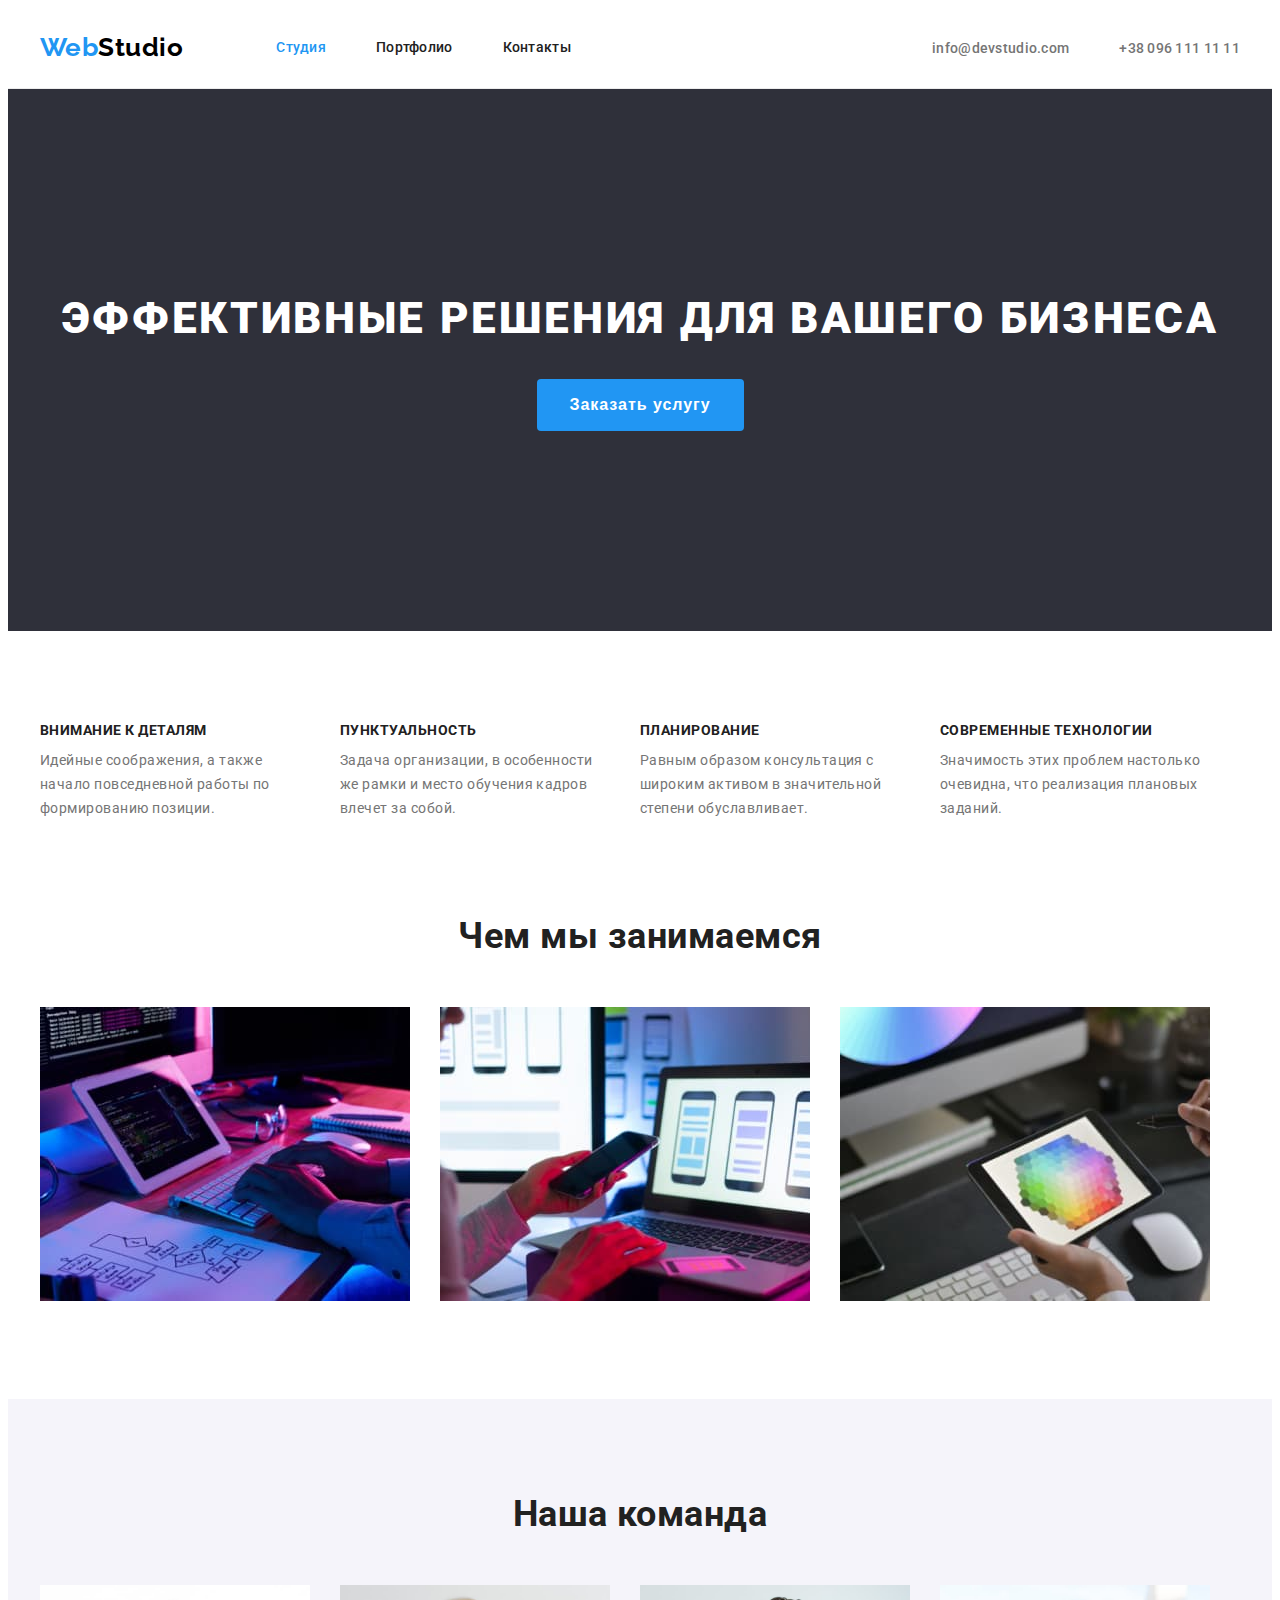
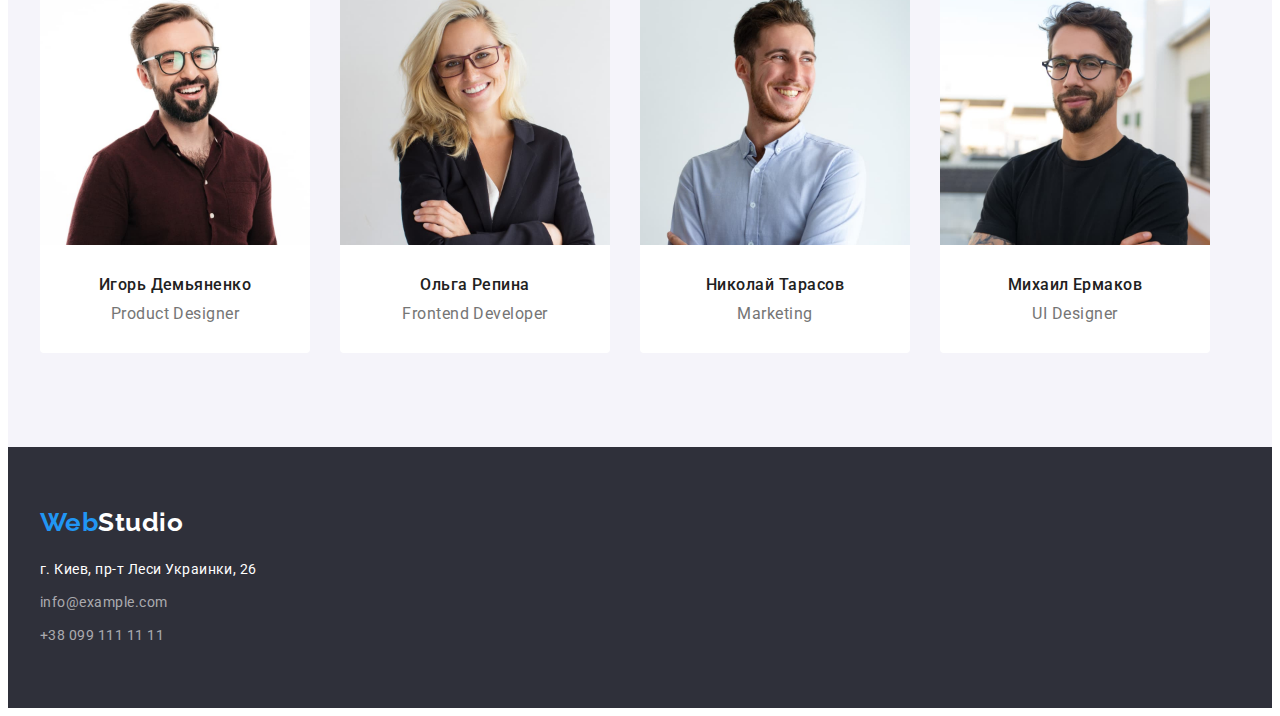
<file: index.html>
<!DOCTYPE html>
<html lang="ru">

<head>
    <meta charset="UTF-8">
    <meta name="viewport" content="width=device-width, initial-scale=1.0">
    <title>Веб студия</title>
    <link rel="preconnect" href="https://fonts.gstatic.com">
    <link href="https://fonts.googleapis.com/css2?family=Raleway:wght@700&family=Roboto:wght@400;500;700;900&display=swap"
        rel="stylesheet">
    <link rel="stylesheet" href="https://cdnjs.cloudflare.com/ajax/libs/modern-normalize/1.0.0/modern-normalize.min.css"
        integrity="sha512-ISS7cAi1PEhQ8jnbJpJZMd29NlhNj4AWYyLOSp2CE/CsHxTCu+r+t0D2yoJudVrd0/8fTVPUVDzY5Tvli75u/g=="
        crossorigin="anonymous" />
    <link href="./css/styles.css" rel="stylesheet">
</head>

<body>
    
    <header class="page-header">
        <div class="container main-header">
            <nav class="main-nav">
                <a href="./index.html" class="logo-first">
                    Web<span class="logo-second">Studio</span>
                </a>
                <ul class="list site-nav">
                    <li class="item"><a href="./index.html" class="link current">Студия</a></li>
                    <li class="item"><a href="./portfolio.html" class="link">Портфолио</a></li>
                    <li class="item"><a href="" class="link">Контакты</a></li>
                </ul>
            </nav>
            
            <ul class="list contacts">
                <li class="item"><a href="mailto:info@devstudio.com" class="link">info@devstudio.com</a></li>
                <li class="item"><a href="tel:+380961111111" class="link">+38 096 111 11 11</a></li>
            </ul>
        </div>

    </header>
    <main>
        <!-- Герой -->
        <section class="hero">
            <h1 class="hero-title">Эффективные решения для вашего бизнеса</h1>
            <button type="button" class="button primary">Заказать услугу</button>
        </section>
        <!--Особенности-->
        <section class="section no-padding">
            <div class="container">
                <h2 class="section-title remove">Наши особенности</h2>
                <ul class="features list">
                    <li class="items">
                        <h3 class="title">Внимание к деталям</h3>
                        <p class="item">Идейные соображения, а также начало повседневной работы по формированию позиции.</p>
                    </li>
                    <li class="items">
                        <h3 class="title">Пунктуальность</h3>
                        <p class="item">Задача организации, в особенности же рамки и место обучения кадров влечет за собой.</p>
                    </li>
                    <li class="items">
                        <h3 class="title">Планирование</h3>
                        <p class="item"> Равным образом консультация с широким активом в значительной степени обуславливает.</p>
                    </li>
                    <li class="items">
                        <h3 class="title">Современные технологии</h3>
                        <p class="item">Значимость этих проблем настолько очевидна, что реализация плановых заданий.</p>
                    </li>
                </ul>
            </div>
        
        </section>

        <!--Чем мы занимаемся-->
        <section class="section">
            <div class="container">
                <h2 class="section-title">Чем мы занимаемся</h2>
                <ul class="work list">
                    <li class="item">
                        <img src="./images/work-1.jpg" alt="Человек работает за компьютером" width="370">
                    </li>
                
                    <li class="item">
                        <img src="./images/work-2.jpg" alt="Человек сравнивает дизайны сайта для мобильных устройств" width="370">
                    </li>
                
                    <li class="item">
                        <img src="./images/work-3.jpg" alt="Человек работает на графическом планшете" width="370">
                    </li>
                </ul>
            </div>

        </section>

        <!--Команда-->
        <section class="section team">
            <div class="container">
                <h2 class="section-title">Наша команда</h2>
                <ul class="team-list list">
                    <li class="items">
                        <img src="./images/team-1.jpg" alt="Игорь Демьяненко" width="270" class="image">
                        <div class="text">
                            <h3 class="title">Игорь Демьяненко</h3>
                            <p class="item">Product Designer</p>
                        </div>
                    </li>
                    <li class="items">
                        <img src="./images/team-2.jpg" alt="Ольга Репина" width="270" class="image">
                        <div class="text">
                            <h3 class="title">Ольга Репина</h3>
                            <p class="item">Frontend Developer</p>
                        </div>
                    </li>
                    <li class="items">
                        <img src="./images/team-3.jpg" alt="Николай Тарасов" width="270" class="image">
                        <div class="text">
                            <h3 class="title">Николай Тарасов</h3>
                            <p class="item">Marketing</p>
                        </div>
                    </li>
                    <li class="items">
                        <img src="./images/team-4.jpg" alt="Михаил Ермаков" width="270" class="image">
                        <div class="text">
                            <h3 class="title">Михаил Ермаков</h3>
                            <p class="item">UI Designer</p>
                        </div>
                    </li>
                </ul>
            </div>
            
        </section>
    </main>
    <footer class="footer">
        <div class="container">
            <a href="./index.html" class="logo">
                Web<span class="logo-third">Studio</span>
            </a>
            <address class="address">
                <p class="item">г. Киев, пр-т Леси Украинки, 26</p>
                <a href="mailto:info@example.com" class="link">info@example.com</a>
                <a href="tel:+380991111111" class="link">+38 099 111 11 11</a>
            
            </address>
        </div>
    </footer>
</body>

</html>
</file>
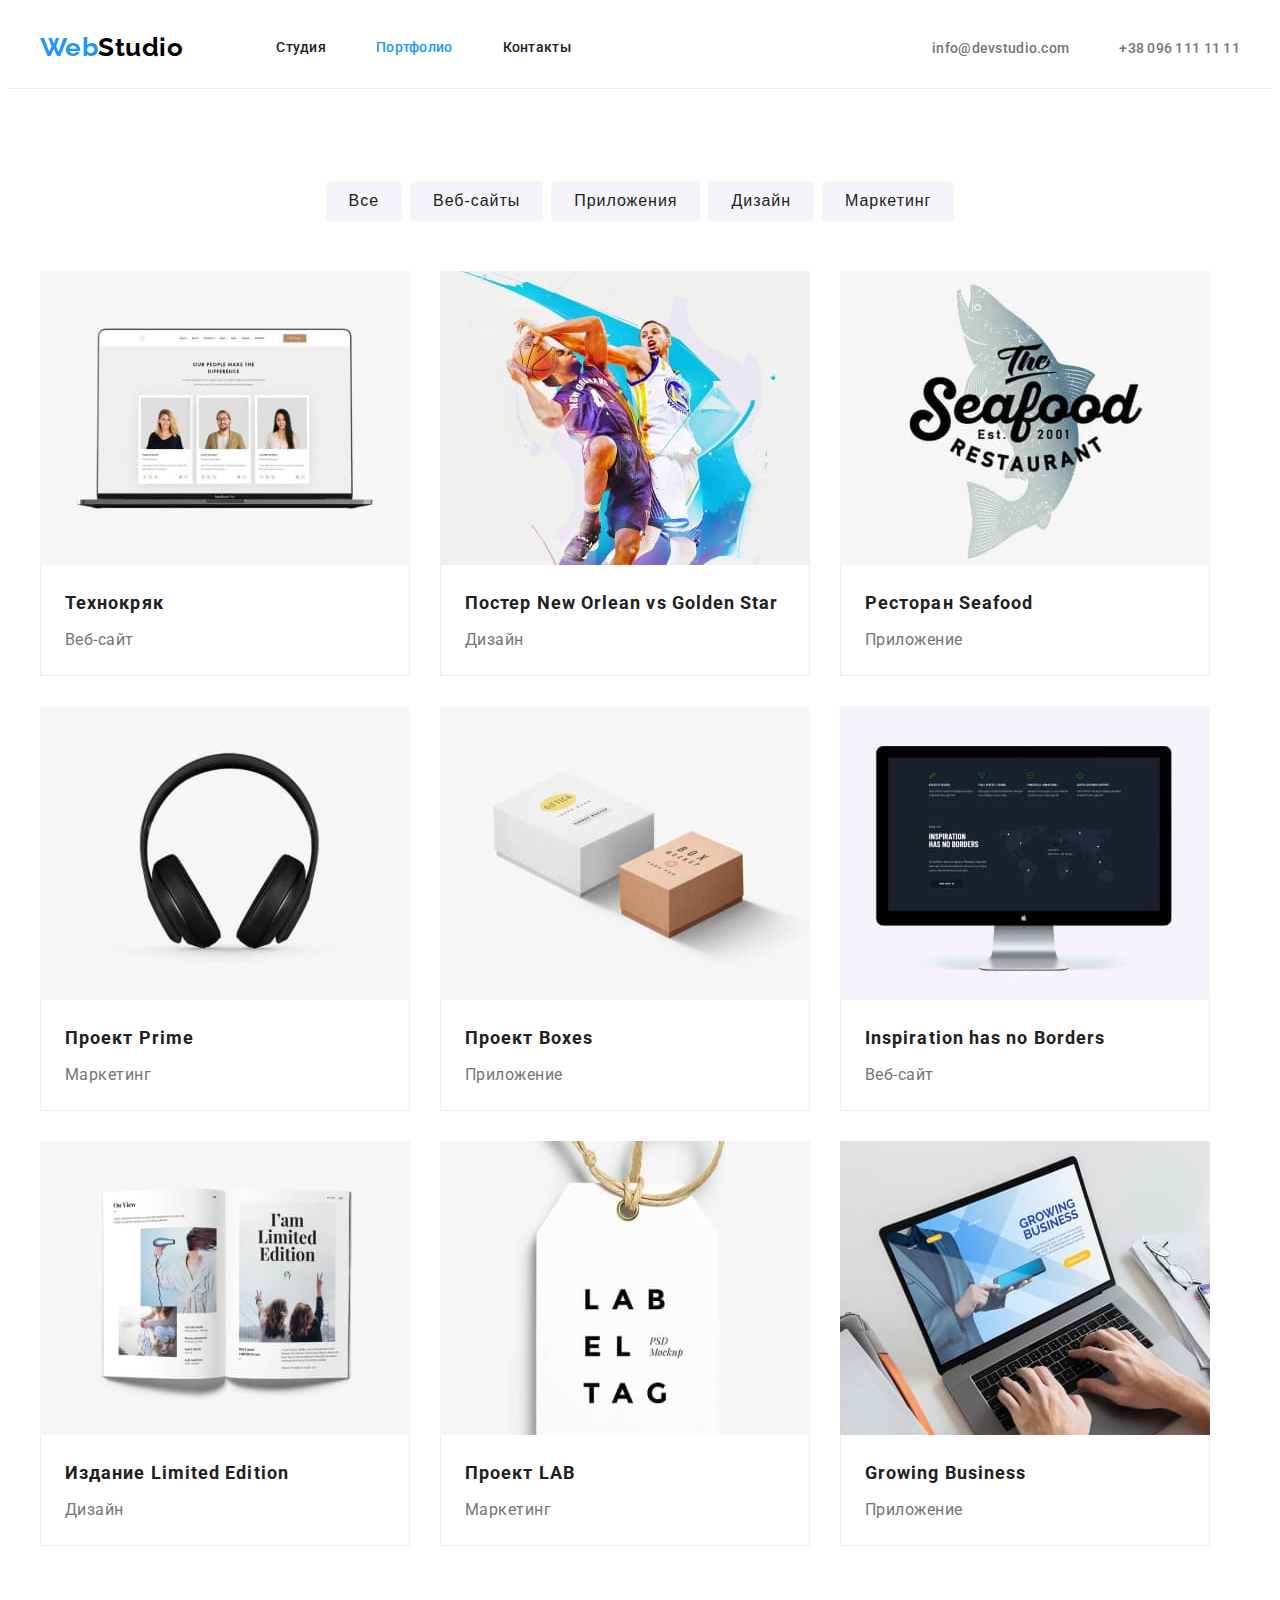
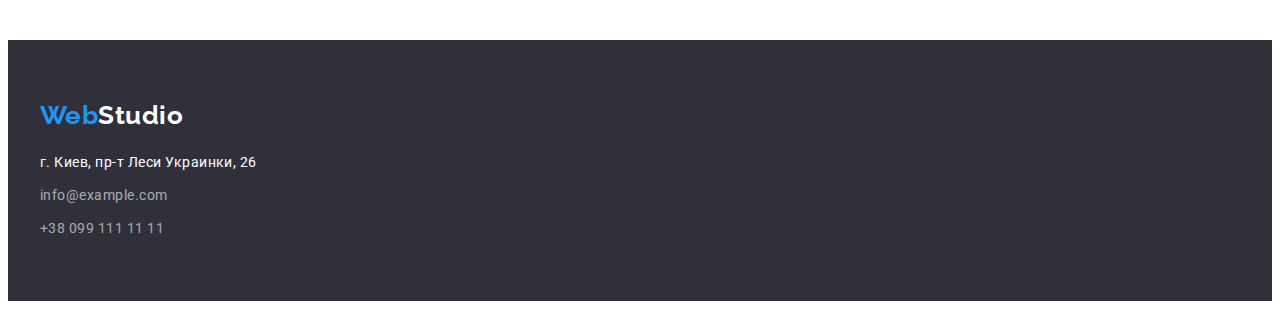
<file: portfolio.html>
<!DOCTYPE html>
<html lang="ru">

<head>
    <meta charset="UTF-8">
    <meta name="viewport" content="width=device-width, initial-scale=1.0">
    <title>Веб студия</title>
    <link rel="preconnect" href="https://fonts.gstatic.com">
    <link href="https://fonts.googleapis.com/css2?family=Raleway:wght@700&family=Roboto:wght@400;500;700;900&display=swap"
        rel="stylesheet">
    <link rel="stylesheet" href="https://cdnjs.cloudflare.com/ajax/libs/modern-normalize/1.0.0/modern-normalize.min.css"
        integrity="sha512-ISS7cAi1PEhQ8jnbJpJZMd29NlhNj4AWYyLOSp2CE/CsHxTCu+r+t0D2yoJudVrd0/8fTVPUVDzY5Tvli75u/g=="
        crossorigin="anonymous" />
    <link href="./css/styles.css" rel="stylesheet">
</head>

<body>
    <header class="page-header">
        <div class="container main-header">
            <nav class="main-nav">
                <a href="./index.html" class="logo-first">
                    Web<span class="logo-second">Studio</span>
                </a>
                <ul class="list site-nav">
                    <li class="item"><a href="./index.html" class="link">Студия</a></li>
                    <li class="item"><a href="./portfolio.html" class="link current">Портфолио</a></li>
                    <li class="item"><a href="" class="link">Контакты</a></li>
                </ul>
            </nav>
    
            <ul class="list contacts">
                <li class="item"><a href="mailto:info@devstudio.com" class="link">info@devstudio.com</a></li>
                <li class="item"><a href="tel:+380961111111" class="link">+38 096 111 11 11</a></li>
            </ul>
        </div>
    
    </header>
    <main>

        <!-- Проектная секция -->
       <section class="section no-padding-t">
           <div class="container">
                <h1 class="section-title remove">Наши проекты</h1>
                <ul class="filter list">
                    <li class="item"><button type="button" class="button">Все</button></li>
                    <li class="item"><button type="button" class="button">Веб-сайты</button></li>
                    <li class="item"><button type="button" class="button">Приложения</button></li>
                    <li class="item"><button type="button" class="button">Дизайн</button></li>
                    <li class="item"><button type="button" class="button">Маркетинг</button></li>
                </ul>
                
                <ul class="project-list list">
                    <li class="items">
                        <a href="" class="link">
                            <img 
                                class="card-image"
                                src="./images/portfolio-1.jpg" 
                                alt="Черный макбук с открытым веб-сайтом" 
                                width="370" 
                            >
                            <div class="text">
                                <h2 class="title">Технокряк</h2>
                                <p class="item">Веб-сайт</p>
                            </div>
                        </a>
                    </li>
                    <li class="items">
                        <a href="" class="link">
                            <img class="card-image" src="./images/portfolio-2.jpg" alt="Два баскетболиста" width="370">
                            <div class="text">
                                <h2 class="title">Постер New Orlean vs Golden Star</h2>
                                <p class="item">Дизайн</p>
                            </div>
                        </a>
                    </li>
                    <li class="items">
                        <a href="" class="link">
                            <img class="card-image" src="./images/portfolio-3.jpg" alt="Логотип на фоне рыбы" width="370">
                            <div class="text">
                                <h2 class="title">Ресторан Seafood</h2>
                                <p class="item">Приложение</p>
                            </div>
                        </a>
                    </li>
                    <li class="items">
                        <a href="" class="link">
                            <img class="card-image" src="./images/portfolio-4.jpg" alt="Полноразмерные черные наушники" width="370">
                            <div class="text">
                                <h2 class="title">Проект Prime</h2>
                                <p class="item">Маркетинг</p>
                            </div>
                        </a>
                    </li>
                    <li class="items">
                        <a href="" class="link">
                            <img class="card-image" src="./images/portfolio-5.jpg" alt="Белая и бежевая коробка" width="370">
                            <div class="text">
                                <h2 class="title">Проект Boxes</h2>
                                <p class="item">Приложение</p>
                            </div>
                        </a>
                    </li>
                    <li class="items">
                        <a href="" class="link">
                            <img class="card-image" src="./images/portfolio-6.jpg" alt="Сайт на мониторе макбука" width="370">
                            <div class="text">
                                <h2 class="title">Inspiration has no Borders</h2>
                                <p class="item">Веб-сайт</p>
                            </div>
                        </a>
                    </li>
                    <li class="items">
                        <a href="" class="link">
                            <img class="card-image" src="./images/portfolio-7.jpg" alt="Открытая брошюра" width="370">
                            <div class="text">
                                <h2 class="title">Издание Limited Edition</h2>
                                <p class="item">Дизайн</p>
                            </div>
                        </a>
                    </li>
                    <li class="items">
                        <a href="" class="link">
                            <img class="card-image" src="./images/portfolio-8.jpg" alt="Белый ярлык с названием проекта" width="370">
                            <div class="text">
                                <h2 class="title">Проект LAB</h2>
                                <p class="item">Маркетинг</p>
                            </div>
                        </a>
                    </li>
                    <li class="items">
                        <a href="" class="link">
                            <img class="card-image" src="./images/portfolio-9.jpg" alt="Человек, работающий за ноутбуком" width="370">
                            <div class="text">
                                <h2 class="title">Growing Business</h2>
                                <p class="item">Приложение</p>
                            </div>
                        </a>
                    </li>
                </ul>
           </div>
       </section>
    </main>
    <footer class="footer">
        <div class="container">
            <a href="./index.html" class="logo">
                Web<span class="logo-third">Studio</span>
            </a>
            <address class="address">
                <p class="item">г. Киев, пр-т Леси Украинки, 26</p>
                <a href="mailto:info@example.com" class="link">info@example.com</a>
                <a href="tel:+380991111111" class="link">+38 099 111 11 11</a>
    
            </address>
        </div>
    </footer>
</body>

</html>
</file>
<file: css/styles.css>
:root {
  --primary-text-color: #757575;
  --title-text-color: #212121;
  --accent: #2196f3;
  --primary-white-color: #ffffff;
  --logo-color: #000000;
  --second-bg-color: #f5f4fa;
  --bg-hero-footer: #2f303a;
  --footer-address-color: rgba(255, 255, 255, 0.6);
  --header-outline-color: #ececec;
  --cards-outline-color: #eeeeee;
}

body {
  background-color: var(--primary-white-color);
  color: var(--primary-text-color);
  font-family: Roboto, sans-serif;
  letter-spacing: 0.03em;
}

.list {
  list-style: none;
  padding: 0;
  margin: 0;
}

/* цвет основного текста #212121
    вторичный цвет текста #757575
    белый цвет текста #FFFFFF
    цвет лого в шапке #000000
    акцент #2196F3
    цвет футера и  героя #2F303A
    цвет почты в футере rgba(255, 255, 255, 0.6)
    вторичеый цвет фона #F5F4FA */

.container {
  width: 1200px;
  margin: 0 auto;
  padding-left: 15px;
  padding-right: 15px;
}

.page-header {
  border-bottom: 1px solid var(--header-outline-color);
}

/* main header */

.main-header {
  display: flex;
  align-items: center;
}

/* main nav */

.main-nav {
  display: flex;
  align-items: center;
}

/* LOGO */

.logo-first {
  color: var(--accent);
  font-family: Raleway, sans-serif;
  font-weight: 700;
  font-size: 26px;
  line-height: 1.2;
  text-decoration: none;
}

.logo-second {
  color: var(--logo-color);
}

/* site-nav */

.site-nav {
  display: flex;
  margin-left: 93px;
}

.site-nav .item:not(:last-child) {
  margin-right: 50px;
}

.site-nav .link {
  display: block;
  padding-top: 32px;
  padding-bottom: 32px;

  color: var(--title-text-color);
  font-weight: 500;
  font-size: 14px;
  line-height: 1.14;
  letter-spacing: 0.02em;
  text-decoration: none;
}

.site-nav .link:hover,
.site-nav .link:focus {
  color: var(--accent);
}

.site-nav .link.current {
  color: var(--accent);
}

/* contacts */

.contacts {
  display: flex;
  margin-left: auto;
}

.contacts .item:not(:last-child) {
  margin-right: 50px;
}

.contacts .link {
  color: var(--primary-text-color);
  font-weight: 500;
  font-size: 14px;
  line-height: 1.14;
  letter-spacing: 0.02em;
  text-decoration: none;
}

.contacts .link:hover,
.contacts .link:focus {
  color: var(--accent);
}

/* main */

/* HERO */

.hero {
  background-color: var(--bg-hero-footer);
  text-align: center;
  padding-top: 200px;
  padding-bottom: 200px;
}

.hero .hero-title {
  margin-top: 0;
  margin-bottom: 30px;

  color: var(--primary-white-color);
  font-weight: 900;
  font-size: 44px;
  line-height: 1.36;
  letter-spacing: 0.06em;
  text-transform: uppercase;
}

/* section */

.section {
  padding-top: 94px;
  padding-bottom: 94px;
}

.section.no-padding {
  padding-top: 0;
  padding-bottom: 0;
}

.section.no-padding-t {
  padding-top: 0;
}

.section-title {
  margin-top: 0;
  margin-bottom: 50px;

  color: var(--title-text-color);
  font-weight: 700;
  font-size: 36px;
  line-height: 1.17;
  text-align: center;
}

.section .remove {
  visibility: hidden;
}
/* features */

.features {
  display: flex;
}

.features .items {
  margin-right: 30px;
  width: 270px;
}

.features .items:last-child {
  margin-right: 0;
}

.features .title {
  margin-top: 0;
  margin-bottom: 10px;

  color: var(--title-text-color);
  font-weight: 700;
  font-size: 14px;
  line-height: 1.14;
  text-transform: uppercase;
}

.features .item {
  margin-top: 0;
  margin-bottom: 0;

  font-size: 14px;
  line-height: 1.71;
}

/* work */

.work {
  display: flex;
}

.work .item:not(:last-child) {
  margin-right: 30px;
}

/* team */

.team {
  background-color: var(--second-bg-color);
}

.team-list {
  display: flex;
}

.team-list .items:not(:last-child) {
  margin-right: 30px;
}

.team-list .items {
  width: 270px;
  border-bottom-left-radius: 4px;
  border-bottom-right-radius: 4px;

  background-color: var(--primary-white-color);
}

.team-list .image {
  display: block;
}

.team-list .text {
  padding-top: 30px;
  padding-right: auto;
  padding-left: auto;
  padding-bottom: 30px;
}

.team-list .title {
  margin-top: 0;
  margin-bottom: 10px;

  color: var(--title-text-color);
  font-weight: 500;
  font-size: 16px;
  line-height: 1.19;
  text-align: center;
}

.team-list .item {
  margin-top: 0;
  margin-bottom: 0;

  font-size: 16px;
  line-height: 1.19;
  text-align: center;
}

/* footer */

.footer {
  padding-top: 60px;
  padding-bottom: 60px;

  background-color: var(--bg-hero-footer);
}

.footer .logo {
  color: var(--accent);
  font-family: Raleway, sans-serif;
  font-weight: 700;
  font-size: 26px;
  line-height: 1.19;
  text-decoration: none;
}

.footer .logo-third {
  color: var(--primary-white-color);
}

.footer .address {
  margin-top: 20px;

  color: var(--primary-white-color);
  font-style: normal;
  font-weight: 400;
  font-size: 14px;
  line-height: 1.71;
}

.address .link {
  display: block;

  color: var(--footer-address-color);
  font-weight: 400;
  font-size: 14px;
  line-height: 1.71;
  text-decoration: none;
}

.address .link:not(:last-child) {
  margin-bottom: 9px;
}

.address .link:hover,
.address .link:focus {
  color: var(--accent);
}

.address .item {
  margin-top: 0;
  margin-bottom: 9px;
}
/* Button */

.button {
  display: inline-block;
  border-radius: 4px;
  border: 1px solid transparent;
  padding: 10px 32px;
  min-width: 200px;

  color: var(--title-text-color);
  background-color: var((--primary-white-color));
  font-weight: 700;
  font-size: 16px;
  line-height: 1.88;
  letter-spacing: 0.06em;
  cursor: pointer;
  text-align: center;
}

.button.primary {
  background-color: var(--accent);
  color: var(--primary-white-color);
}

/* Portfolio */

.filter {
  display: flex;
  justify-content: center;
}

.filter .item:not(:last-child) {
  margin-right: 8px;
}

.section .filter {
  margin-bottom: 50px;
}

.filter .button {
  min-width: 38px;
  padding: 6px 22px;

  color: var(--title-text-color);
  background-color: var(--second-bg-color);
  font-weight: 500;
  font-size: 16px;
  line-height: 1.63;
  text-align: center;
}

.filter .button:hover,
.filter .button:focus {
  color: var(--primary-white-color);
  background-color: var(--accent);
}

/* project list */

.project-list {
  display: flex;
  flex-wrap: wrap;
}

.project-list .items {
  margin-right: 30px;
  margin-bottom: 30px;
  width: 370px;
}

.project-list .items:nth-child(3n) {
  margin-right: 0;
}

.project-list .items:nth-last-child(-n + 3) {
  margin-bottom: 0;
}

.project-list .title {
  margin-bottom: 4px;
  margin-top: 0;

  color: var(--title-text-color);
  font-weight: 700;
  font-size: 18px;
  line-height: 2;
  letter-spacing: 0.06em;
}

.project-list .item {
  margin-top: 0;
  margin-bottom: 0;

  color: var(--primary-text-color);
  font-size: 16px;
  line-height: 1.88;
}

.project-list .link {
  text-decoration: none;
}

.project-list .card-image {
  display: block;
}

.project-list .text {
  padding-left: 24px;
  padding-right: 24px;
  padding-top: 20px;
  padding-bottom: 20px;
  border-left: 1px solid var(--cards-outline-color);
  border-right: 1px solid var(--cards-outline-color);
  border-bottom: 1px solid var(--cards-outline-color);
}
</file>
